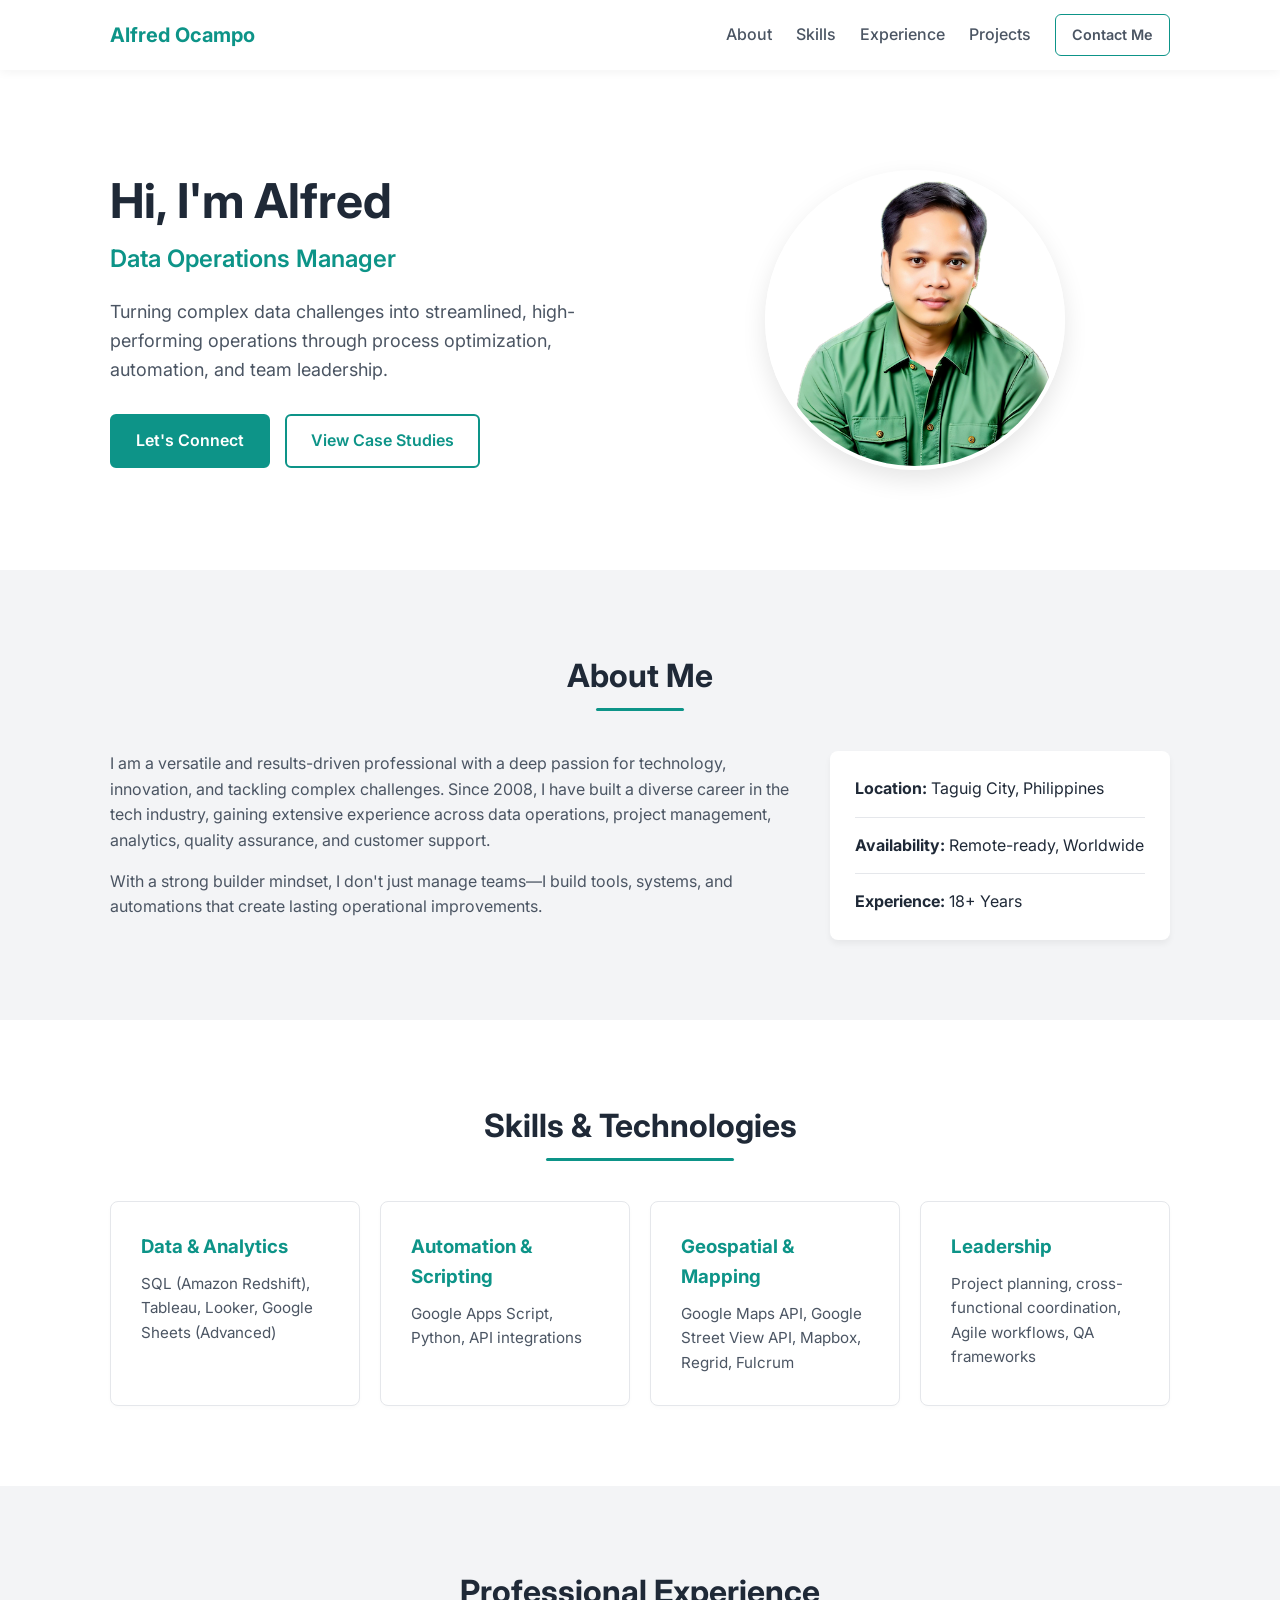
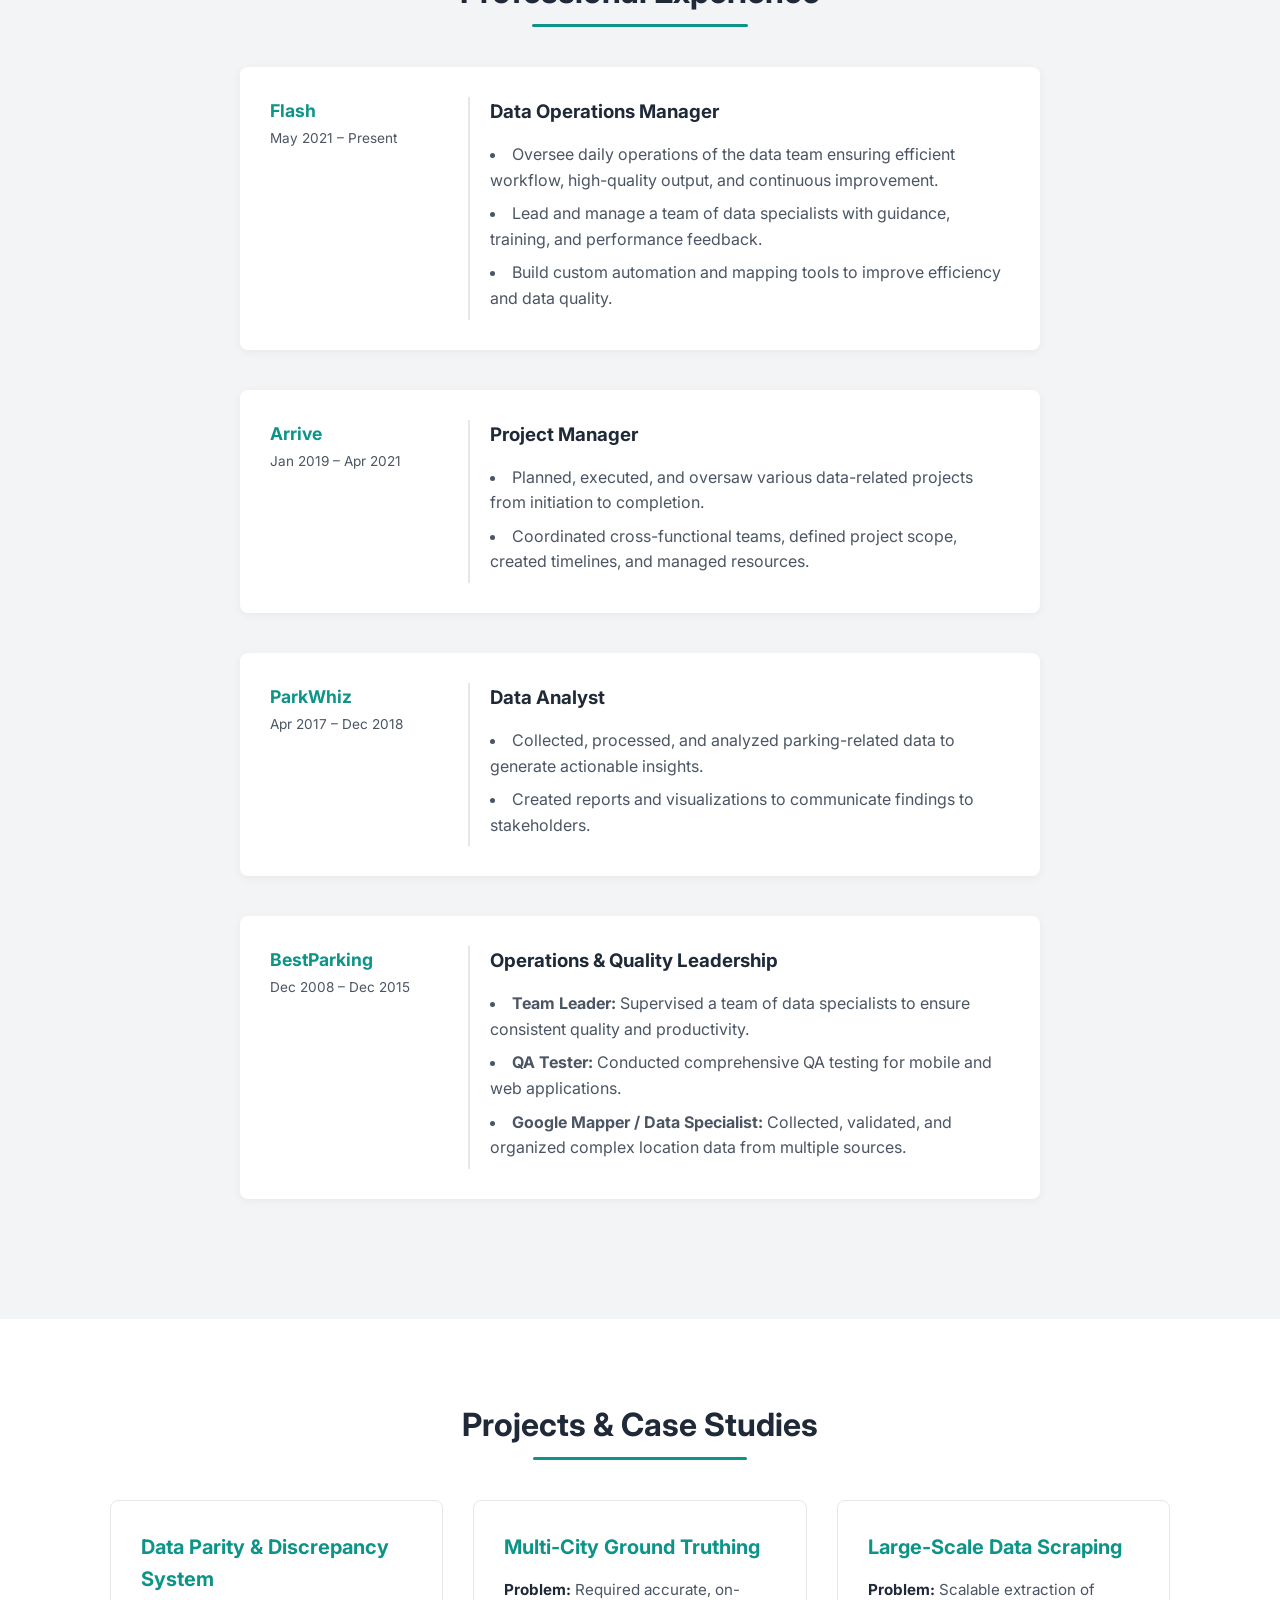
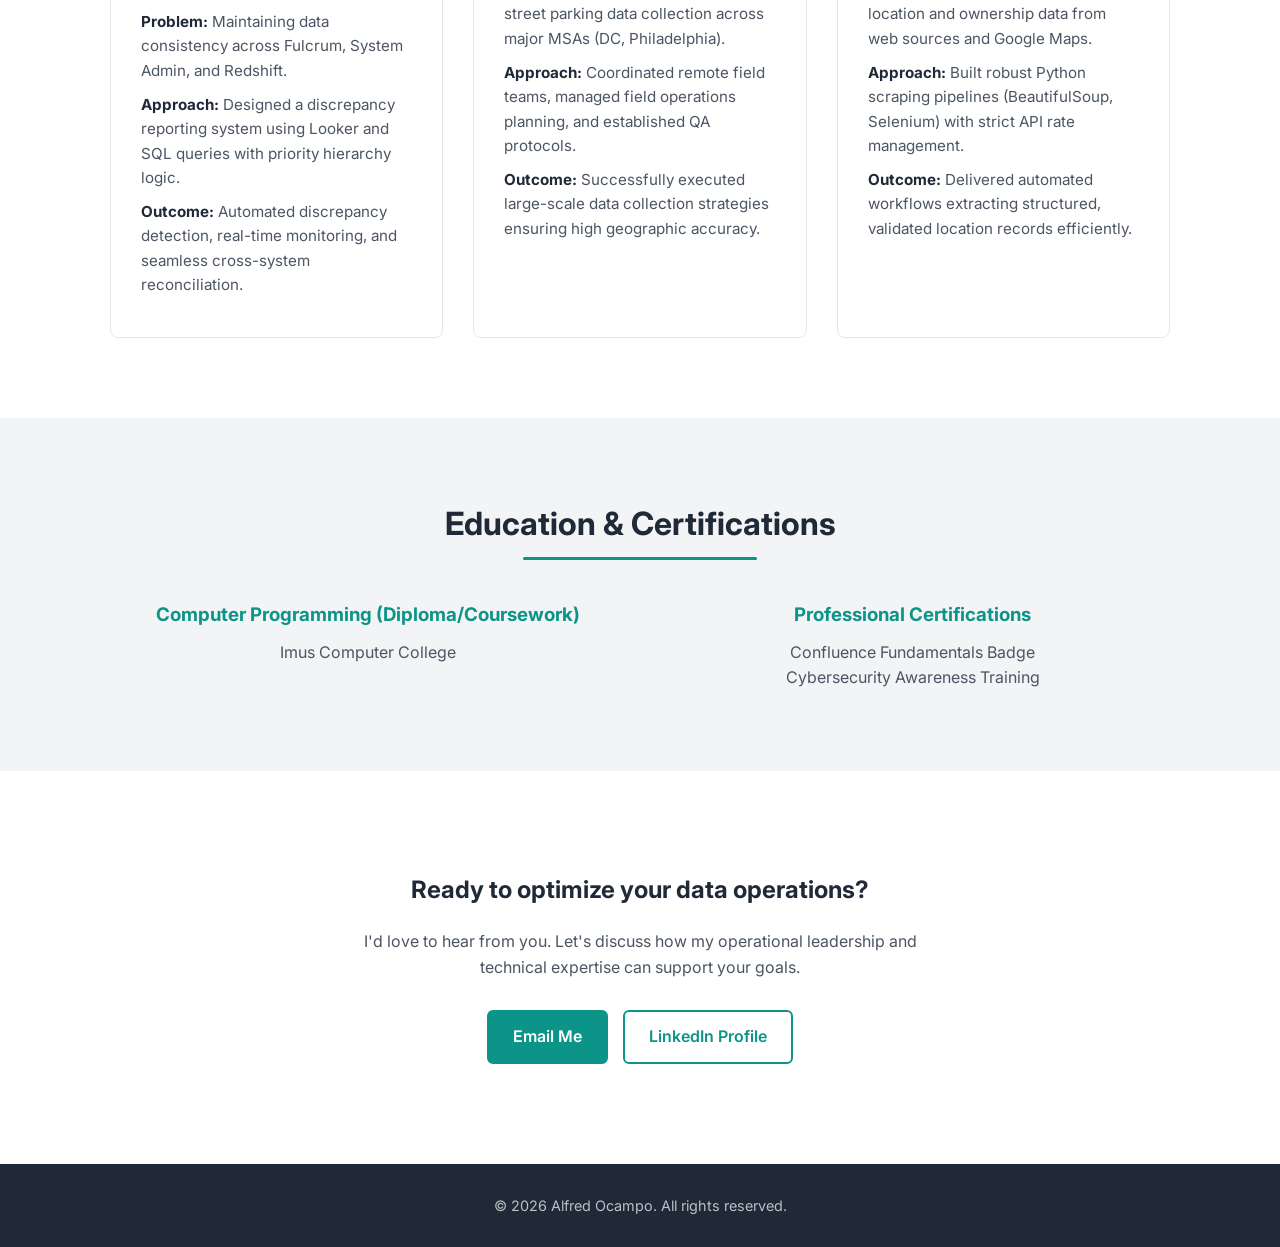
<file: index.html>
<!DOCTYPE html>
<html lang="en">
<head>
    <meta charset="UTF-8">
    <meta name="viewport" content="width=device-width, initial-scale=1.0">
    <title>Alfred Ocampo | Data Operations Manager</title>
    <link rel="stylesheet" href="style.css">
    <!-- Google Fonts: Inter -->
    <link href="https://fonts.googleapis.com/css2?family=Inter:wght@300;400;600;700&display=swap" rel="stylesheet">
</head>
<body>

    <!-- Header / Nav -->
    <header>
        <div class="container nav-container">
            <div class="logo">Alfred Ocampo</div>
            <nav>
                <a href="#about">About</a>
                <a href="#skills">Skills</a>
                <a href="#experience">Experience</a>
                <a href="#projects">Projects</a>
                <a href="#contact" class="btn-small">Contact Me</a>
            </nav>
        </div>
    </header>

    <!-- Hero Section -->
    <section class="hero" id="hero">
        <div class="container hero-content">
            <div class="hero-text">
                <h1>Hi, I'm Alfred</h1>
                <h2>Data Operations Manager</h2>
                <p>Turning complex data challenges into streamlined, high-performing operations through process optimization, automation, and team leadership.</p>
                <div class="hero-actions">
                    <a href="#contact" class="btn-primary">Let's Connect</a>
                    <a href="#projects" class="btn-secondary">View Case Studies</a>
                </div>
            </div>
            <div class="hero-image">
                <img src="my_img.png" alt="Alfred Ocampo - Data Operations Manager" class="profile-pic">
            </div>
        </div>
    </section>

    <!-- About Section -->
    <section class="about bg-light" id="about">
        <div class="container">
            <div class="section-heading">
                <h2>About Me</h2>
            </div>
            <div class="about-grid">
                <div class="about-text">
                    <p>I am a versatile and results-driven professional with a deep passion for technology, innovation, and tackling complex challenges. Since 2008, I have built a diverse career in the tech industry, gaining extensive experience across data operations, project management, analytics, quality assurance, and customer support.</p>
                    <p>With a strong builder mindset, I don't just manage teams—I build tools, systems, and automations that create lasting operational improvements.</p>
                </div>
                <div class="about-details">
                    <ul>
                        <li><strong>Location:</strong> Taguig City, Philippines</li>
                        <li><strong>Availability:</strong> Remote-ready, Worldwide</li>
                        <li><strong>Experience:</strong> 18+ Years</li>
                    </ul>
                </div>
            </div>
        </div>
    </section>

    <!-- Skills Section -->
    <section class="skills" id="skills">
        <div class="container">
            <div class="section-heading">
                <h2>Skills & Technologies</h2>
            </div>
            <div class="skills-grid">
                <div class="skill-card">
                    <h3>Data & Analytics</h3>
                    <p>SQL (Amazon Redshift), Tableau, Looker, Google Sheets (Advanced)</p>
                </div>
                <div class="skill-card">
                    <h3>Automation & Scripting</h3>
                    <p>Google Apps Script, Python, API integrations</p>
                </div>
                <div class="skill-card">
                    <h3>Geospatial & Mapping</h3>
                    <p>Google Maps API, Google Street View API, Mapbox, Regrid, Fulcrum</p>
                </div>
                <div class="skill-card">
                    <h3>Leadership</h3>
                    <p>Project planning, cross-functional coordination, Agile workflows, QA frameworks</p>
                </div>
            </div>
        </div>
    </section>

    <!-- Experience Section -->
    <section class="experience bg-light" id="experience">
        <div class="container">
            <div class="section-heading">
                <h2>Professional Experience</h2>
            </div>
            <div class="timeline">
                <div class="timeline-item">
                    <div class="timeline-meta">
                        <h4>Flash</h4>
                        <span>May 2021 – Present</span>
                    </div>
                    <div class="timeline-content">
                        <h3>Data Operations Manager</h3>
                        <ul>
                            <li>Oversee daily operations of the data team ensuring efficient workflow, high-quality output, and continuous improvement.</li>
                            <li>Lead and manage a team of data specialists with guidance, training, and performance feedback.</li>
                            <li>Build custom automation and mapping tools to improve efficiency and data quality.</li>
                        </ul>
                    </div>
                </div>
                
                <div class="timeline-item">
                    <div class="timeline-meta">
                        <h4>Arrive</h4>
                        <span>Jan 2019 – Apr 2021</span>
                    </div>
                    <div class="timeline-content">
                        <h3>Project Manager</h3>
                        <ul>
                            <li>Planned, executed, and oversaw various data-related projects from initiation to completion.</li>
                            <li>Coordinated cross-functional teams, defined project scope, created timelines, and managed resources.</li>
                        </ul>
                    </div>
                </div>

                <div class="timeline-item">
                    <div class="timeline-meta">
                        <h4>ParkWhiz</h4>
                        <span>Apr 2017 – Dec 2018</span>
                    </div>
                    <div class="timeline-content">
                        <h3>Data Analyst</h3>
                        <ul>
                            <li>Collected, processed, and analyzed parking-related data to generate actionable insights.</li>
                            <li>Created reports and visualizations to communicate findings to stakeholders.</li>
                        </ul>
                    </div>
                </div>

                <div class="timeline-item">
                    <div class="timeline-meta">
                        <h4>BestParking</h4>
                        <span>Dec 2008 – Dec 2015</span>
                    </div>
                    <div class="timeline-content">
                        <h3>Operations & Quality Leadership</h3>
                        <ul>
                            <li><strong>Team Leader:</strong> Supervised a team of data specialists to ensure consistent quality and productivity.</li>
                            <li><strong>QA Tester:</strong> Conducted comprehensive QA testing for mobile and web applications.</li>
                            <li><strong>Google Mapper / Data Specialist:</strong> Collected, validated, and organized complex location data from multiple sources.</li>
                        </ul>
                    </div>
                </div>
            </div>
        </div>
    </section>

    <!-- Projects Section -->
    <section class="projects" id="projects">
        <div class="container">
            <div class="section-heading">
                <h2>Projects & Case Studies</h2>
            </div>
            <div class="projects-grid">
                <div class="project-card">
                    <h3>Data Parity & Discrepancy System</h3>
                    <p><strong>Problem:</strong> Maintaining data consistency across Fulcrum, System Admin, and Redshift.</p>
                    <p><strong>Approach:</strong> Designed a discrepancy reporting system using Looker and SQL queries with priority hierarchy logic.</p>
                    <p><strong>Outcome:</strong> Automated discrepancy detection, real-time monitoring, and seamless cross-system reconciliation.</p>
                </div>
                <div class="project-card">
                    <h3>Multi-City Ground Truthing</h3>
                    <p><strong>Problem:</strong> Required accurate, on-street parking data collection across major MSAs (DC, Philadelphia).</p>
                    <p><strong>Approach:</strong> Coordinated remote field teams, managed field operations planning, and established QA protocols.</p>
                    <p><strong>Outcome:</strong> Successfully executed large-scale data collection strategies ensuring high geographic accuracy.</p>
                </div>
                <div class="project-card">
                    <h3>Large-Scale Data Scraping</h3>
                    <p><strong>Problem:</strong> Scalable extraction of location and ownership data from web sources and Google Maps.</p>
                    <p><strong>Approach:</strong> Built robust Python scraping pipelines (BeautifulSoup, Selenium) with strict API rate management.</p>
                    <p><strong>Outcome:</strong> Delivered automated workflows extracting structured, validated location records efficiently.</p>
                </div>
            </div>
        </div>
    </section>

    <!-- Education Section -->
    <section class="education bg-light" id="education">
        <div class="container">
            <div class="section-heading">
                <h2>Education & Certifications</h2>
            </div>
            <div class="edu-grid">
                <div class="edu-item">
                    <h3>Computer Programming (Diploma/Coursework)</h3>
                    <p>Imus Computer College</p>
                </div>
                <div class="edu-item">
                    <h3>Professional Certifications</h3>
                    <p>Confluence Fundamentals Badge</p>
                    <p>Cybersecurity Awareness Training</p>
                </div>
            </div>
        </div>
    </section>

    <!-- Contact Section -->
    <section class="contact" id="contact">
        <div class="container text-center">
            <h2>Ready to optimize your data operations?</h2>
            <p>I'd love to hear from you. Let's discuss how my operational leadership and technical expertise can support your goals.</p>
            <div class="contact-links">
                <a href="mailto:choiocampobhe@gmail.com" class="btn-primary">Email Me</a>
                <a href="https://www.linkedin.com/in/alfred-ocampo-ph/" target="_blank" class="btn-secondary">LinkedIn Profile</a>
            </div>
        </div>
    </section>

    <!-- Footer -->
    <footer>
        <div class="container text-center">
            <p>&copy; 2026 Alfred Ocampo. All rights reserved.</p>
        </div>
    </footer>

</body>
</html>
</file>
<file: style.css>
/* CSS Variables for consistent theming */
:root {
    --primary-color: #0d9488; /* Teal / Professional Green */
    --primary-dark: #0f766e;
    --text-main: #1f2937;
    --text-muted: #4b5563;
    --bg-white: #ffffff;
    --bg-light: #f3f4f6;
    --border-color: #e5e7eb;
    --font-family: 'Inter', system-ui, -apple-system, sans-serif;
    --transition: all 0.3s ease;
}

/* Reset & Base Styles */
* {
    margin: 0;
    padding: 0;
    box-sizing: border-box;
}

html {
    scroll-behavior: smooth;
}

body {
    font-family: var(--font-family);
    color: var(--text-main);
    line-height: 1.6;
    background-color: var(--bg-white);
}

a {
    text-decoration: none;
    color: var(--primary-color);
    transition: var(--transition);
}

a:hover {
    color: var(--primary-dark);
}

ul {
    list-style: none;
}

.container {
    max-width: 1100px;
    margin: 0 auto;
    padding: 0 20px;
}

.bg-light {
    background-color: var(--bg-light);
}

.text-center {
    text-align: center;
}

.section-heading {
    margin-bottom: 40px;
    text-align: center;
}

.section-heading h2 {
    font-size: 2rem;
    color: var(--text-main);
    position: relative;
    display: inline-block;
    padding-bottom: 10px;
}

.section-heading h2::after {
    content: '';
    position: absolute;
    width: 60%;
    height: 3px;
    background-color: var(--primary-color);
    bottom: 0;
    left: 20%;
    border-radius: 2px;
}

section {
    padding: 80px 0;
}

/* Buttons */
.btn-primary, .btn-secondary, .btn-small {
    display: inline-block;
    padding: 12px 24px;
    border-radius: 6px;
    font-weight: 600;
    text-align: center;
    transition: var(--transition);
    cursor: pointer;
}

.btn-primary {
    background-color: var(--primary-color);
    color: #fff;
    border: 2px solid var(--primary-color);
}

.btn-primary:hover {
    background-color: var(--primary-dark);
    color: #fff;
}

.btn-secondary {
    background-color: transparent;
    color: var(--primary-color);
    border: 2px solid var(--primary-color);
}

.btn-secondary:hover {
    background-color: var(--primary-color);
    color: #fff;
}

.btn-small {
    padding: 8px 16px;
    font-size: 0.9rem;
    border: 1px solid var(--primary-color);
}

/* Header & Nav */
header {
    background-color: var(--bg-white);
    box-shadow: 0 2px 10px rgba(0,0,0,0.05);
    position: sticky;
    top: 0;
    z-index: 100;
}

.nav-container {
    display: flex;
    justify-content: space-between;
    align-items: center;
    height: 70px;
}

.logo {
    font-size: 1.25rem;
    font-weight: 700;
    color: var(--primary-color);
}

nav a {
    margin-left: 20px;
    color: var(--text-muted);
    font-weight: 500;
}

nav a:hover {
    color: var(--primary-color);
}

/* Hero Section */
.hero {
    padding: 100px 0;
}

.hero-content {
    display: flex;
    align-items: center;
    justify-content: space-between;
    gap: 40px;
}

.hero-text {
    flex: 1;
}

.hero-text h1 {
    font-size: 3rem;
    line-height: 1.2;
    margin-bottom: 10px;
}

.hero-text h2 {
    font-size: 1.5rem;
    color: var(--primary-color);
    margin-bottom: 20px;
    font-weight: 600;
}

.hero-text p {
    font-size: 1.125rem;
    color: var(--text-muted);
    margin-bottom: 30px;
    max-width: 500px;
}

.hero-actions {
    display: flex;
    gap: 15px;
}

.hero-image {
    flex: 1;
    display: flex;
    justify-content: center;
}

.profile-pic {
    width: 300px;
    height: 300px;
    object-fit: cover;
    border-radius: 50%;
    box-shadow: 0 10px 25px rgba(0,0,0,0.1);
    border: 4px solid var(--bg-white);
}

/* About Section */
.about-grid {
    display: grid;
    grid-template-columns: 2fr 1fr;
    gap: 40px;
}

.about-text p {
    margin-bottom: 15px;
    color: var(--text-muted);
}

.about-details {
    background-color: var(--bg-white);
    padding: 25px;
    border-radius: 8px;
    box-shadow: 0 4px 6px rgba(0,0,0,0.05);
}

.about-details li {
    margin-bottom: 15px;
    padding-bottom: 15px;
    border-bottom: 1px solid var(--border-color);
}

.about-details li:last-child {
    border-bottom: none;
    margin-bottom: 0;
    padding-bottom: 0;
}

/* Skills Section */
.skills-grid {
    display: grid;
    grid-template-columns: repeat(auto-fit, minmax(240px, 1fr));
    gap: 20px;
}

.skill-card {
    background-color: var(--bg-white);
    padding: 30px;
    border-radius: 8px;
    border: 1px solid var(--border-color);
    box-shadow: 0 2px 4px rgba(0,0,0,0.02);
    transition: transform 0.2s;
}

.skill-card:hover {
    transform: translateY(-5px);
    border-color: var(--primary-color);
}

.skill-card h3 {
    margin-bottom: 10px;
    color: var(--primary-color);
}

.skill-card p {
    color: var(--text-muted);
    font-size: 0.95rem;
}

/* Experience Timeline */
.timeline {
    max-width: 800px;
    margin: 0 auto;
}

.timeline-item {
    display: flex;
    margin-bottom: 40px;
    background: var(--bg-white);
    border-radius: 8px;
    padding: 30px;
    box-shadow: 0 2px 10px rgba(0,0,0,0.05);
}

.timeline-meta {
    flex: 0 0 200px;
    padding-right: 20px;
    border-right: 2px solid var(--border-color);
    margin-right: 20px;
}

.timeline-meta h4 {
    font-size: 1.1rem;
    color: var(--primary-color);
}

.timeline-meta span {
    font-size: 0.85rem;
    color: var(--text-muted);
}

.timeline-content h3 {
    margin-bottom: 15px;
}

.timeline-content ul {
    list-style: disc inside;
    color: var(--text-muted);
}

.timeline-content li {
    margin-bottom: 8px;
}

/* Projects Section */
.projects-grid {
    display: grid;
    grid-template-columns: repeat(auto-fit, minmax(300px, 1fr));
    gap: 30px;
}

.project-card {
    background: var(--bg-white);
    padding: 30px;
    border-radius: 8px;
    border: 1px solid var(--border-color);
}

.project-card h3 {
    color: var(--primary-color);
    margin-bottom: 15px;
    font-size: 1.25rem;
}

.project-card p {
    margin-bottom: 10px;
    font-size: 0.95rem;
    color: var(--text-muted);
}

.project-card strong {
    color: var(--text-main);
}

/* Education Section */
.edu-grid {
    display: grid;
    grid-template-columns: repeat(auto-fit, minmax(300px, 1fr));
    gap: 30px;
    text-align: center;
}

.edu-item h3 {
    margin-bottom: 10px;
    color: var(--primary-color);
}

.edu-item p {
    color: var(--text-muted);
}

/* Contact Section */
.contact {
    padding: 100px 0;
}

.contact h2 {
    margin-bottom: 20px;
}

.contact p {
    color: var(--text-muted);
    margin-bottom: 30px;
    max-width: 600px;
    margin-left: auto;
    margin-right: auto;
}

.contact-links {
    display: flex;
    justify-content: center;
    gap: 15px;
}

/* Footer */
footer {
    background-color: var(--text-main);
    color: #fff;
    padding: 30px 0;
}

footer p {
    opacity: 0.7;
    font-size: 0.9rem;
}

/* Responsive Design */
@media (max-width: 768px) {
    .nav-container nav {
        display: none; /* Hide nav on mobile for simplicity in draft */
    }
    
    .hero-content {
        flex-direction: column-reverse;
        text-align: center;
    }
    
    .hero-actions {
        justify-content: center;
    }
    
    .about-grid {
        grid-template-columns: 1fr;
    }
    
    .timeline-item {
        flex-direction: column;
    }
    
    .timeline-meta {
        border-right: none;
        border-bottom: 2px solid var(--border-color);
        padding-right: 0;
        padding-bottom: 15px;
        margin-right: 0;
        margin-bottom: 15px;
    }
}
</file>
